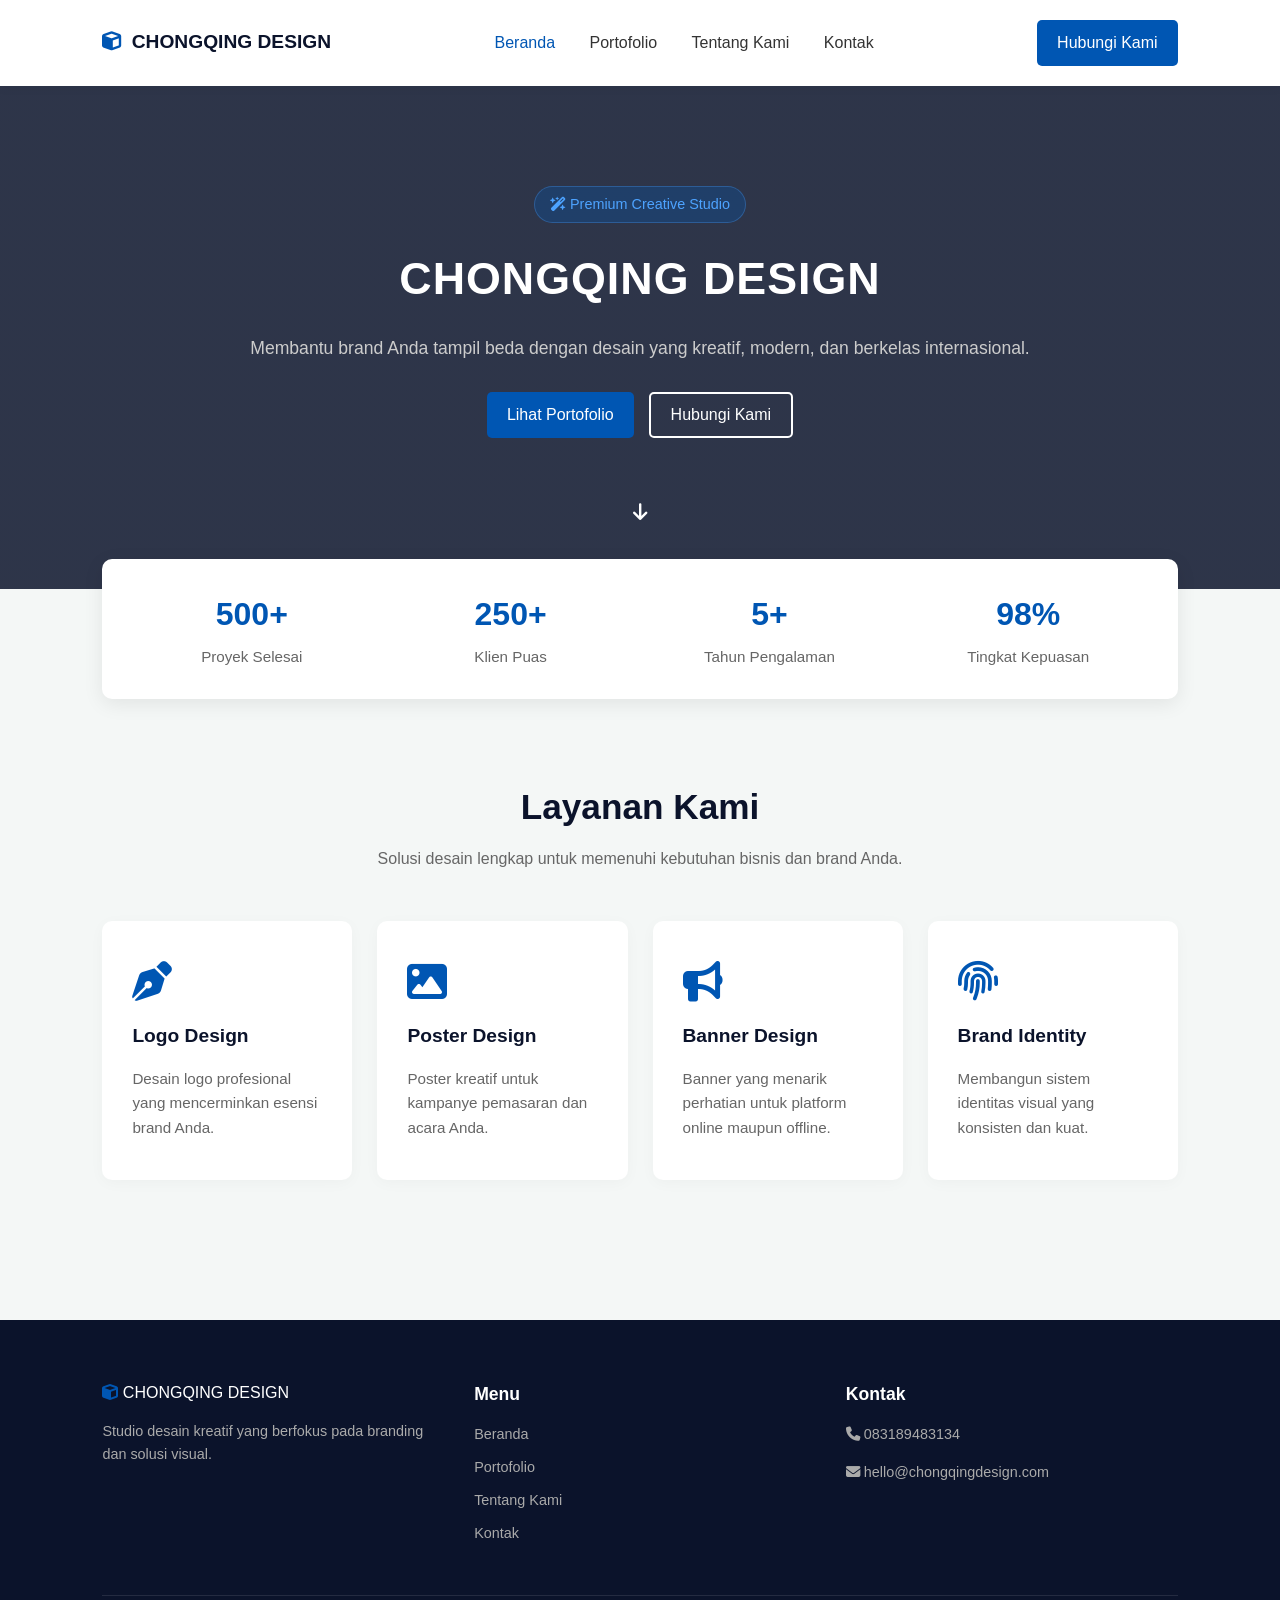
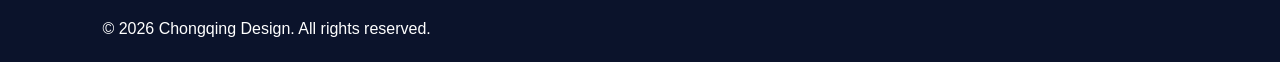
<file: index.html>
<!DOCTYPE html>
<html lang="id">
<head>
    <meta charset="UTF-8">
    <meta name="viewport" content="width=device-width, initial-scale=1.0">
    <title>Chongqing Design - Studio Kreatif Profesional</title>
    <link rel="stylesheet" href="assets/css/style.css">
    <link rel="stylesheet" href="https://cdnjs.cloudflare.com/ajax/libs/font-awesome/6.4.0/css/all.min.css">
</head>
<body>

    <header class="navbar">
        <div class="logo">
            <i class="fa-solid fa-cube"></i> CHONGQING DESIGN
        </div>
        <nav>
            <a href="index.html" class="active">Beranda</a>
            <a href="portfolio.html">Portofolio</a>
            <a href="about.html">Tentang Kami</a>
            <a href="contact.html">Kontak</a>
        </nav>
        <a href="contact.html" class="btn-primary">Hubungi Kami</a>
    </header>

    <section class="hero">
        <div class="hero-content">
            <span class="badge"><i class="fa-solid fa-wand-magic-sparkles"></i> Premium Creative Studio</span>
            <h1>CHONGQING DESIGN</h1>
            <p>Membantu brand Anda tampil beda dengan desain yang kreatif, modern, dan berkelas internasional.</p>
            <div class="hero-buttons">
                <a href="portfolio.html" class="btn-primary">Lihat Portofolio</a>
                <a href="contact.html" class="btn-outline">Hubungi Kami</a>
            </div>
        </div>
        <a href="#services" class="scroll-down"><i class="fa-solid fa-arrow-down"></i></a>
    </section>

    <section class="stats">
        <div class="stat-box">
            <h3>500+</h3>
            <p>Proyek Selesai</p>
        </div>
        <div class="stat-box">
            <h3>250+</h3>
            <p>Klien Puas</p>
        </div>
        <div class="stat-box">
            <h3>5+</h3>
            <p>Tahun Pengalaman</p>
        </div>
        <div class="stat-box">
            <h3>98%</h3>
            <p>Tingkat Kepuasan</p>
        </div>
    </section>

    <section id="services" class="services">
        <h2>Layanan Kami</h2>
        <p class="subtitle">Solusi desain lengkap untuk memenuhi kebutuhan bisnis dan brand Anda.</p>
        <div class="service-grid">
            <div class="service-card">
                <i class="fa-solid fa-pen-nib"></i>
                <h3>Logo Design</h3>
                <p>Desain logo profesional yang mencerminkan esensi brand Anda.</p>
            </div>
            <div class="service-card">
                <i class="fa-solid fa-image"></i>
                <h3>Poster Design</h3>
                <p>Poster kreatif untuk kampanye pemasaran dan acara Anda.</p>
            </div>
            <div class="service-card">
                <i class="fa-solid fa-bullhorn"></i>
                <h3>Banner Design</h3>
                <p>Banner yang menarik perhatian untuk platform online maupun offline.</p>
            </div>
            <div class="service-card">
                <i class="fa-solid fa-fingerprint"></i>
                <h3>Brand Identity</h3>
                <p>Membangun sistem identitas visual yang konsisten dan kuat.</p>
            </div>
        </div>
    </section>

    <footer>
        <div class="footer-content">
            <div class="footer-brand">
                <i class="fa-solid fa-cube"></i> CHONGQING DESIGN
                <p>Studio desain kreatif yang berfokus pada branding dan solusi visual.</p>
            </div>
            <div class="footer-links">
                <h4>Menu</h4>
                <a href="index.html">Beranda</a>
                <a href="portfolio.html">Portofolio</a>
                <a href="about.html">Tentang Kami</a>
                <a href="contact.html">Kontak</a>
            </div>
            <div class="footer-contact">
                <h4>Kontak</h4>
                <p><i class="fa-solid fa-phone"></i> 083189483134</p>
                <p><i class="fa-solid fa-envelope"></i> hello@chongqingdesign.com</p>
            </div>
        </div>
        <div class="footer-bottom">
            <p>&copy; 2026 Chongqing Design. All rights reserved.</p>
        </div>
    </footer>

</body>
</html>
</file>
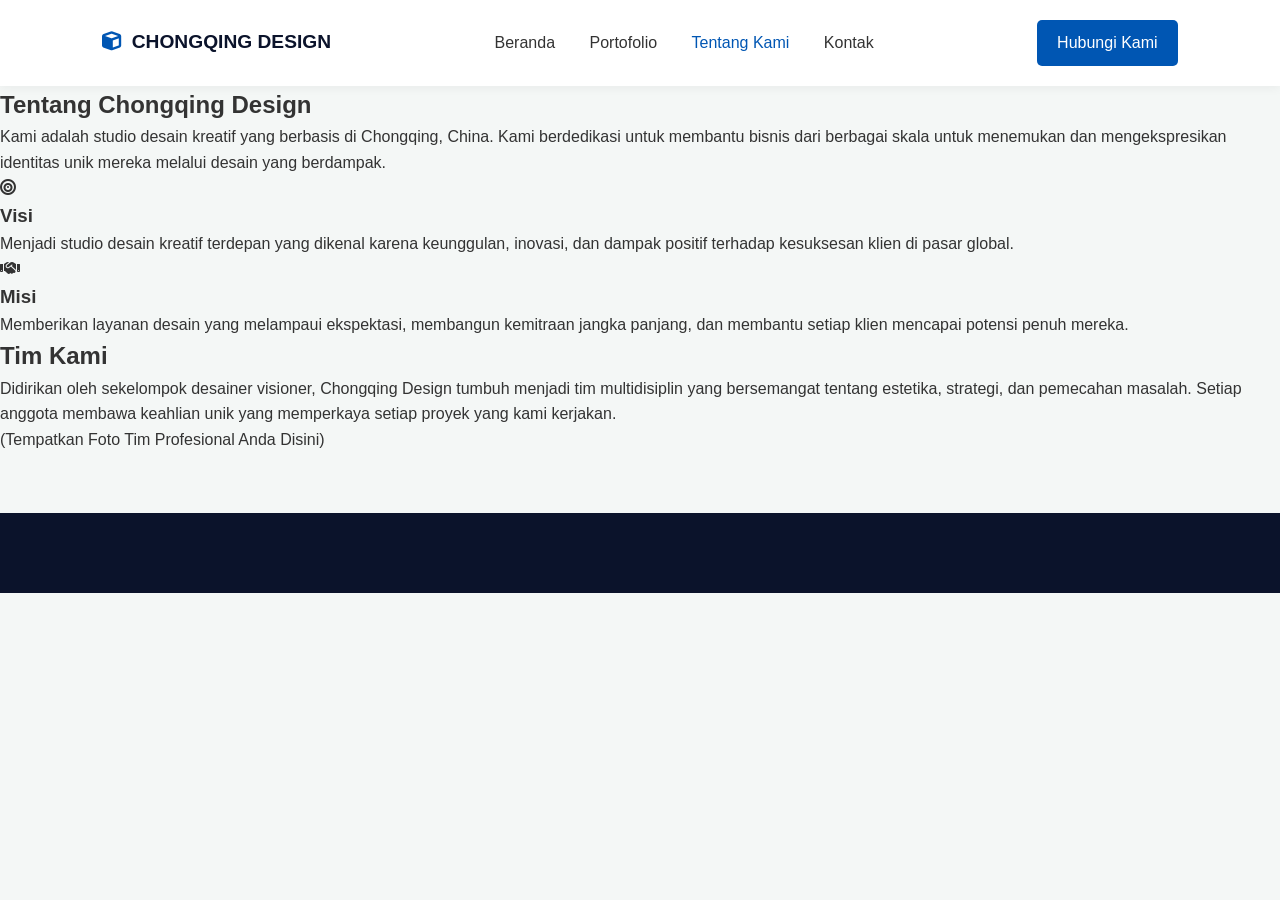
<file: about.html>
<!DOCTYPE html>
<html lang="id">
<head>
    <meta charset="UTF-8">
    <meta name="viewport" content="width=device-width, initial-scale=1.0">
    <title>Tentang Kami - Chongqing Design</title>
    <link rel="stylesheet" href="assets/css/style.css">
    <link rel="stylesheet" href="https://cdnjs.cloudflare.com/ajax/libs/font-awesome/6.4.0/css/all.min.css">
</head>
<body>

    <header class="navbar">
        <div class="logo"><i class="fa-solid fa-cube"></i> CHONGQING DESIGN</div>
        <nav>
            <a href="index.html">Beranda</a>
            <a href="portfolio.html">Portofolio</a>
            <a href="about.html" class="active">Tentang Kami</a>
            <a href="contact.html">Kontak</a>
        </nav>
        <a href="contact.html" class="btn-primary">Hubungi Kami</a>
    </header>

    <section class="about-section">
        <h1>Tentang Chongqing Design</h1>
        <p class="about-intro">Kami adalah studio desain kreatif yang berbasis di Chongqing, China. Kami berdedikasi untuk membantu bisnis dari berbagai skala untuk menemukan dan mengekspresikan identitas unik mereka melalui desain yang berdampak.</p>
        
        <div class="vision-mission">
            <div class="vm-box">
                <i class="fa-solid fa-bullseye"></i>
                <h3>Visi</h3>
                <p>Menjadi studio desain kreatif terdepan yang dikenal karena keunggulan, inovasi, dan dampak positif terhadap kesuksesan klien di pasar global.</p>
            </div>
             <div class="vm-box">
                <i class="fa-solid fa-handshake"></i>
                <h3>Misi</h3>
                <p>Memberikan layanan desain yang melampaui ekspektasi, membangun kemitraan jangka panjang, dan membantu setiap klien mencapai potensi penuh mereka.</p>
            </div>
        </div>
        
        <div class="team-story">
             <h2>Tim Kami</h2>
             <p>Didirikan oleh sekelompok desainer visioner, Chongqing Design tumbuh menjadi tim multidisiplin yang bersemangat tentang estetika, strategi, dan pemecahan masalah. Setiap anggota membawa keahlian unik yang memperkaya setiap proyek yang kami kerjakan.</p>
             <div class="placeholder-image">
                 <p>(Tempatkan Foto Tim Profesional Anda Disini)</p>
             </div>
        </div>
    </section>

    <!-- Footer (Sama) -->
    <footer>
        <!-- (Copy paste footer dari index.html) -->
    </footer>

</body>
</html>
</file>
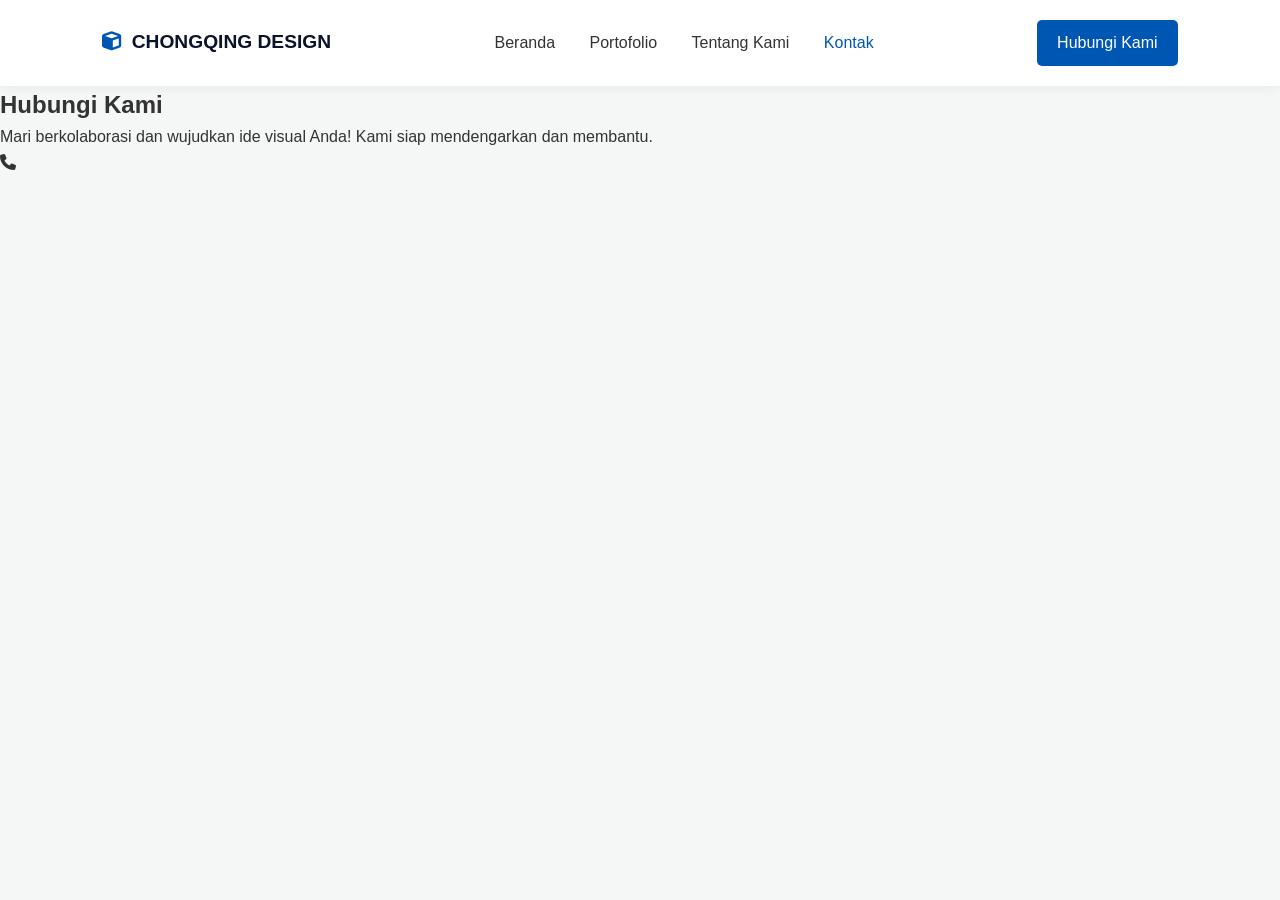
<file: contact.html>
<!DOCTYPE html>
<html lang="id">
<head>
    <meta charset="UTF-8">
    <meta name="viewport" content="width=device-width, initial-scale=1.0">
    <title>Hubungi Kami - Chongqing Design</title>
    <link rel="stylesheet" href="assets/css/style.css">
    <link rel="stylesheet" href="https://cdnjs.cloudflare.com/ajax/libs/font-awesome/6.4.0/css/all.min.css">
</head>
<body>

    <header class="navbar">
        <div class="logo"><i class="fa-solid fa-cube"></i> CHONGQING DESIGN</div>
        <nav>
            <a href="index.html">Beranda</a>
            <a href="portfolio.html">Portofolio</a>
            <a href="about.html">Tentang Kami</a>
            <a href="contact.html" class="active">Kontak</a>
        </nav>
        <a href="contact.html" class="btn-primary">Hubungi Kami</a>
    </header>

    <section class="contact-section">
        <h1>Hubungi Kami</h1>
        <p>Mari berkolaborasi dan wujudkan ide visual Anda! Kami siap mendengarkan dan membantu.</p>
        
        <div class="contact-content">
            <div class="contact-details">
                <div class="detail-card">
                    <i class="fa-solid fa-phone"></i>
                    <div>
</file>
<file: assets/css/style.css>
:root {
    --primary-color: #0056b3;
    --dark-bg: #0b132b;
    --light-bg: #f4f7f6;
    --text-color: #333333;
    --white: #ffffff;
}

* {
    margin: 0;
    padding: 0;
    box-sizing: border-box;
    font-family: 'Segoe UI', Tahoma, Geneva, Verdana, sans-serif;
}

body {
    background-color: var(--light-bg);
    color: var(--text-color);
    line-height: 1.6;
}

/* Navbar */
.navbar {
    display: flex;
    justify-content: space-between;
    align-items: center;
    padding: 20px 8%;
    background: var(--white);
    box-shadow: 0 2px 10px rgba(0,0,0,0.05);
    position: sticky;
    top: 0;
    z-index: 1000;
}

.logo {
    font-weight: bold;
    font-size: 1.2rem;
    color: var(--dark-bg);
}

.logo i {
    color: var(--primary-color);
    margin-right: 5px;
}

nav a {
    margin: 0 15px;
    text-decoration: none;
    color: var(--text-color);
    font-weight: 500;
    transition: color 0.3s;
}

nav a.active, nav a:hover {
    color: var(--primary-color);
}

.btn-primary {
    background: var(--primary-color);
    color: var(--white);
    padding: 10px 20px;
    border-radius: 5px;
    text-decoration: none;
    font-weight: 500;
    display: inline-block;
    transition: background 0.3s;
}

.btn-primary:hover {
    background: #004085;
}

.btn-outline {
    border: 2px solid var(--white);
    color: var(--white);
    padding: 8px 20px;
    border-radius: 5px;
    text-decoration: none;
    font-weight: 500;
    display: inline-block;
    transition: all 0.3s;
}

.btn-outline:hover {
    background: var(--white);
    color: var(--dark-bg);
}

/* Hero Section */
.hero {
    background: linear-gradient(rgba(11,19,43,0.85), rgba(11,19,43,0.85));
    color: var(--white);
    padding: 100px 8% 60px 8%;
    display: flex;
    flex-direction: column;
    align-items: center;
    text-align: center;
}

.hero-content {
    max-width: 800px;
}

.badge {
    background: rgba(0, 86, 179, 0.3);
    color: #4da3ff;
    padding: 6px 15px;
    border-radius: 20px;
    font-size: 0.9rem;
    display: inline-block;
    margin-bottom: 20px;
    border: 1px solid rgba(77, 163, 255, 0.3);
}

.hero h1 {
    font-size: 2.8rem;
    margin-bottom: 20px;
    letter-spacing: 1px;
}

.hero p {
    font-size: 1.1rem;
    color: #cccccc;
    margin-bottom: 30px;
}

.hero-buttons {
    display: flex;
    gap: 15px;
    justify-content: center;
    margin-bottom: 40px;
}

.scroll-down {
    color: var(--white);
    font-size: 1.2rem;
    margin-top: 20px;
    animation: bounce 2s infinite;
}

@keyframes bounce {
    0%, 20%, 50%, 80%, 100% { transform: translateY(0); }
    40% { transform: translateY(-10px); }
    60% { transform: translateY(-5px); }
}

/* Stats Section */
.stats {
    display: grid;
    grid-template-columns: repeat(auto-fit, minmax(200px, 1fr));
    gap: 20px;
    background: var(--white);
    padding: 30px;
    margin: -30px 8% 0 8%;
    border-radius: 10px;
    box-shadow: 0 5px 20px rgba(0,0,0,0.08);
    position: relative;
    z-index: 10;
}

.stat-box {
    text-align: center;
}

.stat-box h3 {
    font-size: 2rem;
    color: var(--primary-color);
    margin-bottom: 5px;
}

.stat-box p {
    color: #666;
    font-size: 0.95rem;
}

/* Services Section */
.services {
    padding: 80px 8%;
    text-align: center;
}

.services h2 {
    font-size: 2.2rem;
    margin-bottom: 10px;
    color: var(--dark-bg);
}

.subtitle {
    color: #666;
    margin-bottom: 50px;
}

.service-grid {
    display: grid;
    grid-template-columns: repeat(auto-fit, minmax(250px, 1fr));
    gap: 25px;
}

.service-card {
    background: var(--white);
    padding: 40px 30px;
    border-radius: 10px;
    box-shadow: 0 3px 15px rgba(0,0,0,0.03);
    text-align: left;
    transition: transform 0.3s, box-shadow 0.3s;
}

.service-card:hover {
    transform: translateY(-5px);
    box-shadow: 0 10px 25px rgba(0,0,0,0.08);
}

.service-card i {
    font-size: 2.5rem;
    color: var(--primary-color);
    margin-bottom: 20px;
}

.service-card h3 {
    margin-bottom: 15px;
    font-size: 1.2rem;
    color: var(--dark-bg);
}

.service-card p {
    color: #666;
    font-size: 0.95rem;
}

/* Footer */
footer {
    background: var(--dark-bg);
    color: var(--white);
    padding: 60px 8% 20px 8%;
    margin-top: 60px;
}

.footer-content {
    display: grid;
    grid-template-columns: repeat(auto-fit, minmax(220px, 1fr));
    gap: 40px;
    margin-bottom: 40px;
}

.footer-brand i {
    color: var(--primary-color);
}

.footer-brand p, .footer-links p, .footer-contact p {
    color: #aaa;
    font-size: 0.9rem;
    margin-top: 15px;
}

.footer-links h4, .footer-contact h4 {
    margin-bottom: 15px;
    font-size: 1.1rem;
}

.footer-links a {
    display: block;
    color: #aaa;
    text-decoration: none;
    margin-bottom: 10px;
    font-size: 0.9rem;
    transition: color 0.3s;
}

.footer-links a:hover {
    color: var(--white);
}

.footer-bottom {
    display: flex;
    justify-content: space-between;
    align-items: center;
    border-top: 1px solid rgba(255,255,255,0.1);
    padding-top: 20px;
    flex-wrap: wrap;
    gap: 15px;
}

.social-icons a {
    color: var(--white);
    background: rgba(255,255,255,0.1);
    width: 35px;
    height: 35px;
    display: inline-flex;
    justify-content: center;
    align-items: center;
    border-radius: 50%;
    margin-right: 10px;
    text-decoration: none;
    transition: background 0.3s;
}

.social-icons a:hover {
    background: var(--primary-color);
}

.back-to-top {
    color: var(--white);
    background: rgba(255,255,255,0.1);
    padding: 10px 12px;
    border-radius: 5px;
    text-decoration: none;
}
</file>
